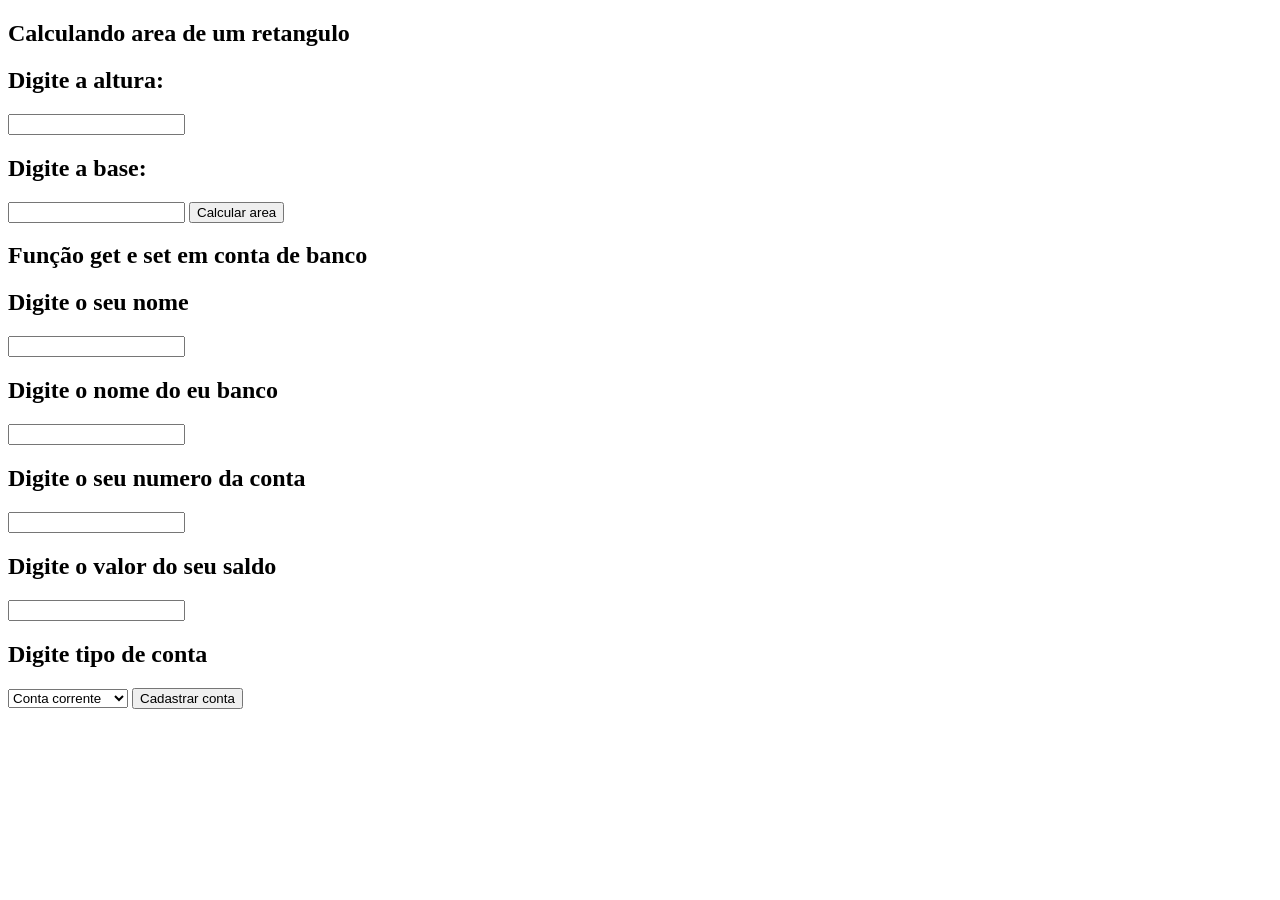
<file: Atividade 12/index.html>
<!DOCTYPE html>
<html lang="pt-br">

<head>
    <meta charset="UTF-8">
    <meta name="viewport" content="width=device-width, initial-scale=1.0">
    <title>Objetos</title>
</head>

<body>
    <script src="funcBanco.js"></script>
    <script src="funcRetangulo.js"></script>
    <section class="calcAreaRet">
        <h1>Calculando area de um retangulo</h1>
        <h2>Digite a altura:</h2>
        <input type="text" id="elBase">
        <h2>Digite a base:</h2>
        <input type="text" id="elBase">
        <button onclick="execCalculo()">Calcular area</button>
        <h3 id="outDados"></h3>
    </section>
    <section class="funcaoBanco">
        <h1>Função get e set em conta de banco</h1>
        <h2>Digite o seu nome</h2>
        <input type="text" id="entNome">
        <h2>Digite o nome do eu banco</h2>
        <input type="text" id="entBanco">
        <h2>Digite o seu numero da conta</h2>
        <input type="text" id="entNumero">
        <h2>Digite o valor do seu saldo</h2>
        <input type="text" id="entSaldo">
        <h2>Digite tipo de conta</h2>
        <select id="elTipoConta">
            <option value="corrente">Conta corrente</option>
            <option value="poupanca">Conta poupança</option>
        </select>
        <button onclick="cadastroBanco()">Cadastrar conta</button>
        <h3 id="outText"></h3>
    </section>
</body>

</html>
</file>
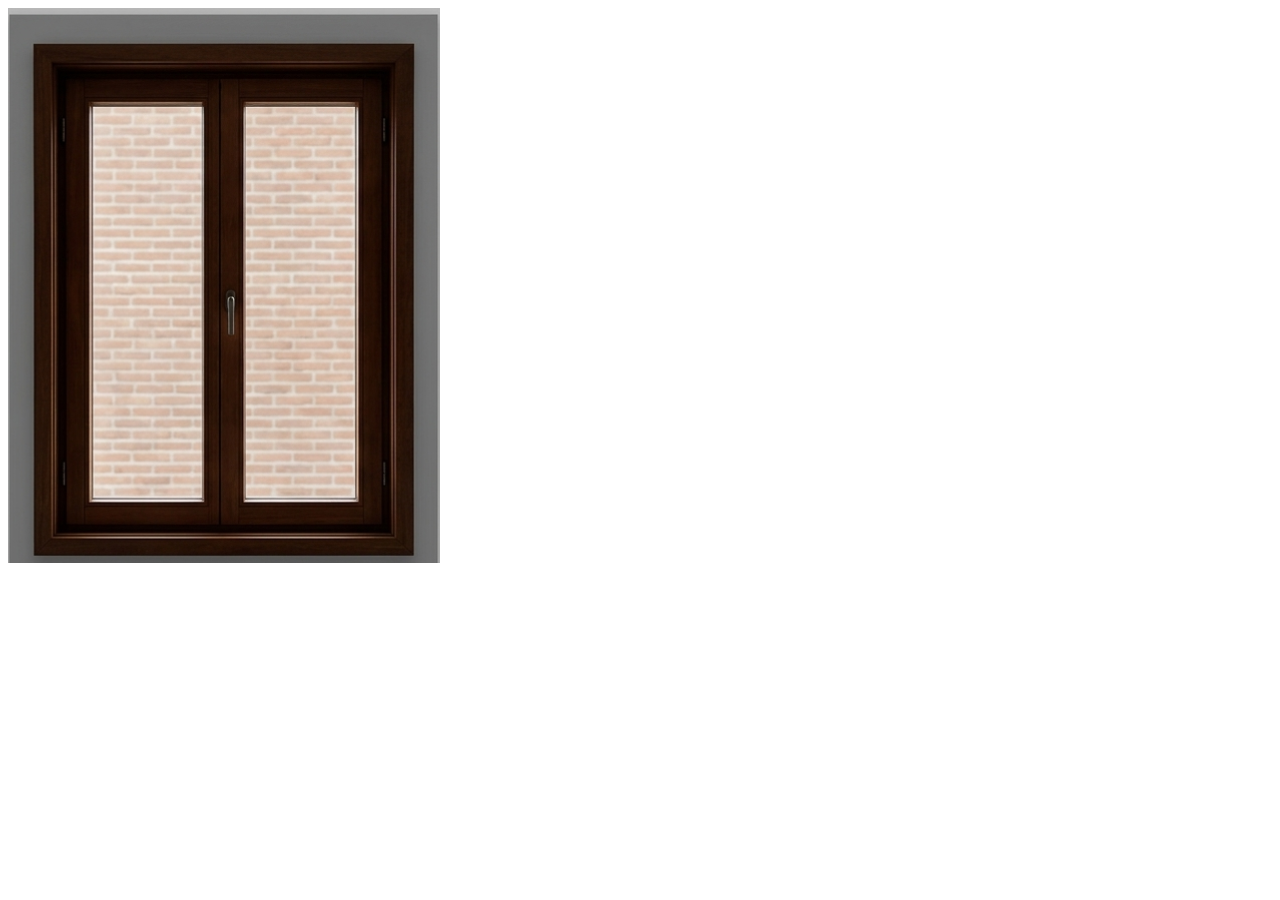
<file: Atividade 13/index.html>
<!DOCTYPE html>
<html lang="pt-br">

<head>
    <meta charset="UTF-8">
    <meta name="viewport" content="width=device-width, initial-scale=1.0">
    <title>Abra a janela</title>
</head>

<body>
    <img src="./images/janela fechada.PNG" id="janela" onmouseover="funcJanela()" onclick="funcJanela()"
        onmouseout="funcJanela()">
    <label for="estado">
        <h1 id="estado"></h1>
    </label>
</body>
<script src="janela.js"></script>

</html>
</file>
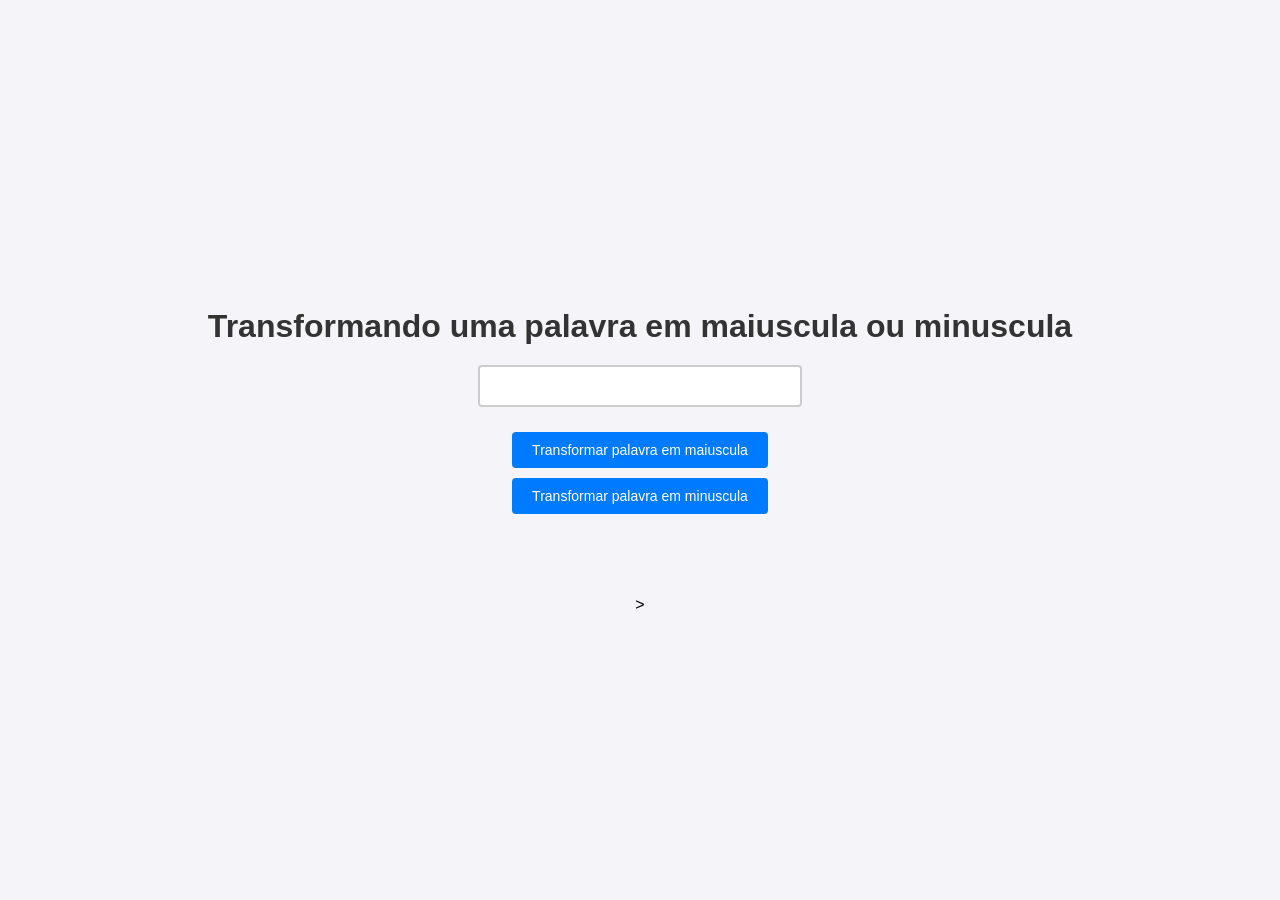
<file: Atividade 14/index.html>
<!DOCTYPE html>
<html lang="pt-br">

<head>
    <meta charset="UTF-8">
    <meta name="viewport" content="width=device-width, initial-scale=1.0">
    <title>Exercicio 14</title>
    <link rel="stylesheet" href="Exe14.css">
</head>

<body>
    <script src="Ex14.js"></script>
    <h1>Transformando uma palavra em maiuscula ou minuscula</h1>
    <input text="palavra" id="palavra">
    <button onclick="convertMai()">Transformar palavra em maiuscula</button>
    <button onclick="convertMin()">Transformar palavra em minuscula</button>
    <h3 id="outTxt"></h3>
</body>

</html>>
</file>
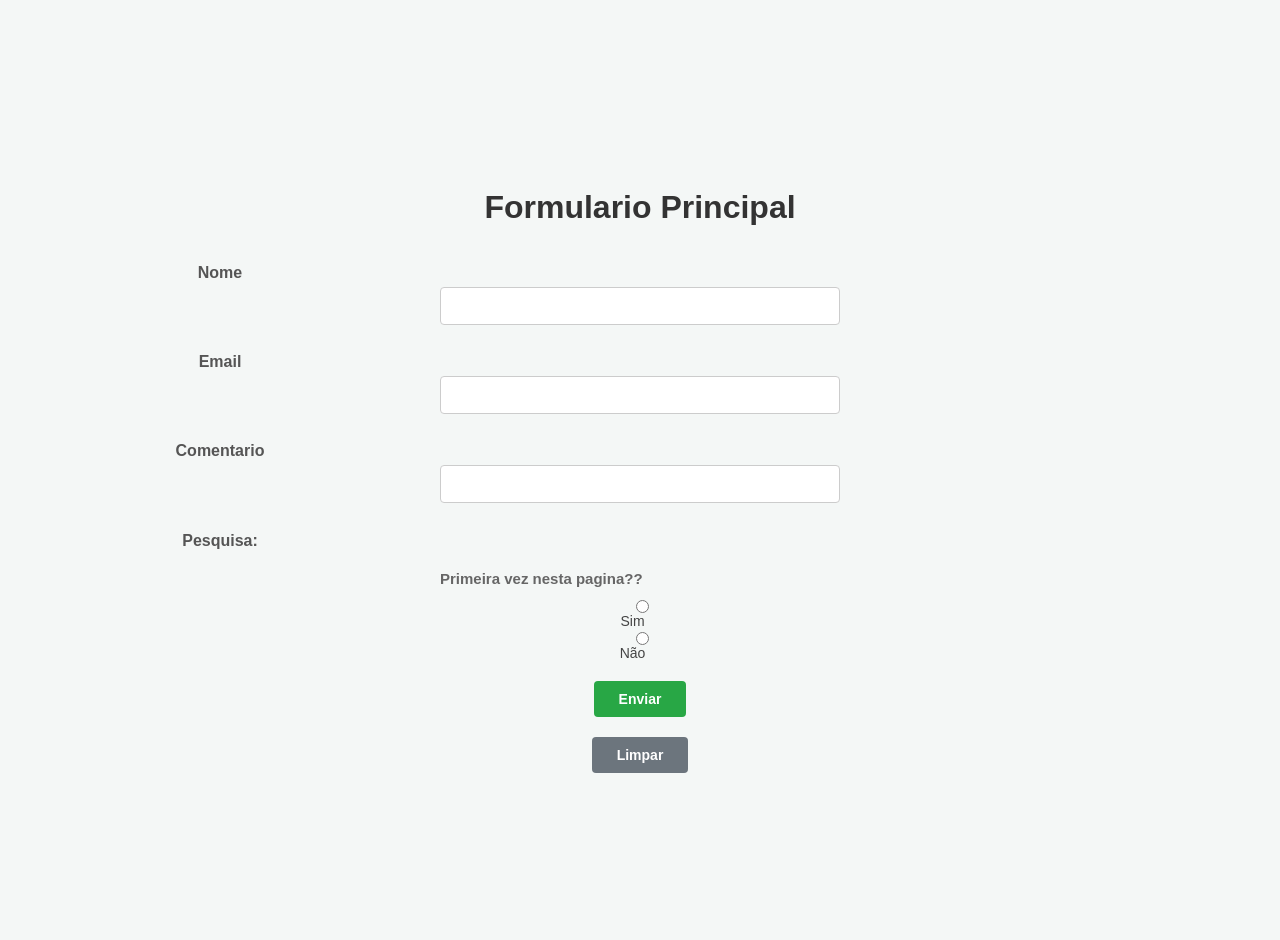
<file: Atividade 15/index.html>
<!DOCTYPE html>
<html lang="pt-br">

<head>
    <meta charset="UTF-8">
    <meta name="viewport" content="width=device-width, initial-scale=1.0">
    <title>Formulario</title>
    <script src="Ex15.js"></script>
    <link rel="stylesheet" href="Exe15.css">
</head>

<body>
    <h1>Formulario Principal</h1>
    <h2>Nome</h2>
    <input type="text" id="nome">
    <h2>Email</h2>
    <input type="text" id="email">
    <h2>Comentario</h2>
    <input type="text" id="comentario">
    <h2>Pesquisa:</h2>
    <h3>Primeira vez nesta pagina??</h3>
    <input type="radio" id="pesquisaSim"><label>Sim</label>
    <input type="radio" id="pesquisaNao"><label>Não</label>
    <button onclick="testeText()">Enviar</button>
    <button onclick="limparText()">Limpar</button>
</body>

</html>
</file>
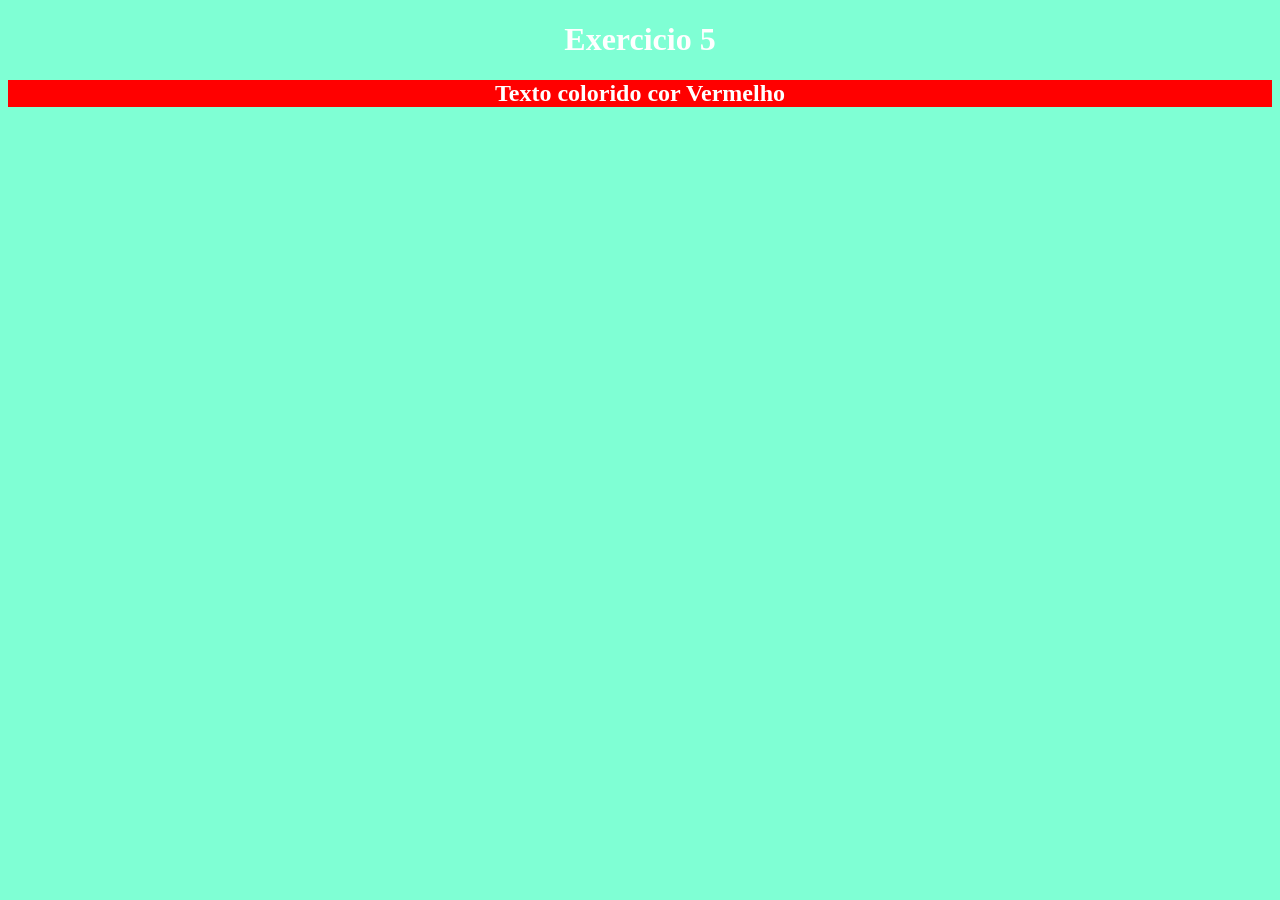
<file: Atividade 5/index.html>
<!DOCTYPE html>
<html lang="pt-br">

<head>
    <meta charset="UTF-8">
    <title>Document</title>
    <link rel="stylesheet" href="EX5Git.css">
</head>

<body>
    <header class="topo">
        <h1>Exercicio 5</h1>
    </header>
    <main>
        <section class="Quadro">
            <div id="media-q">
                <h2>Texto colorido</h2>
            </div>
        </section>
    </main>
</body>

</html>
</file>
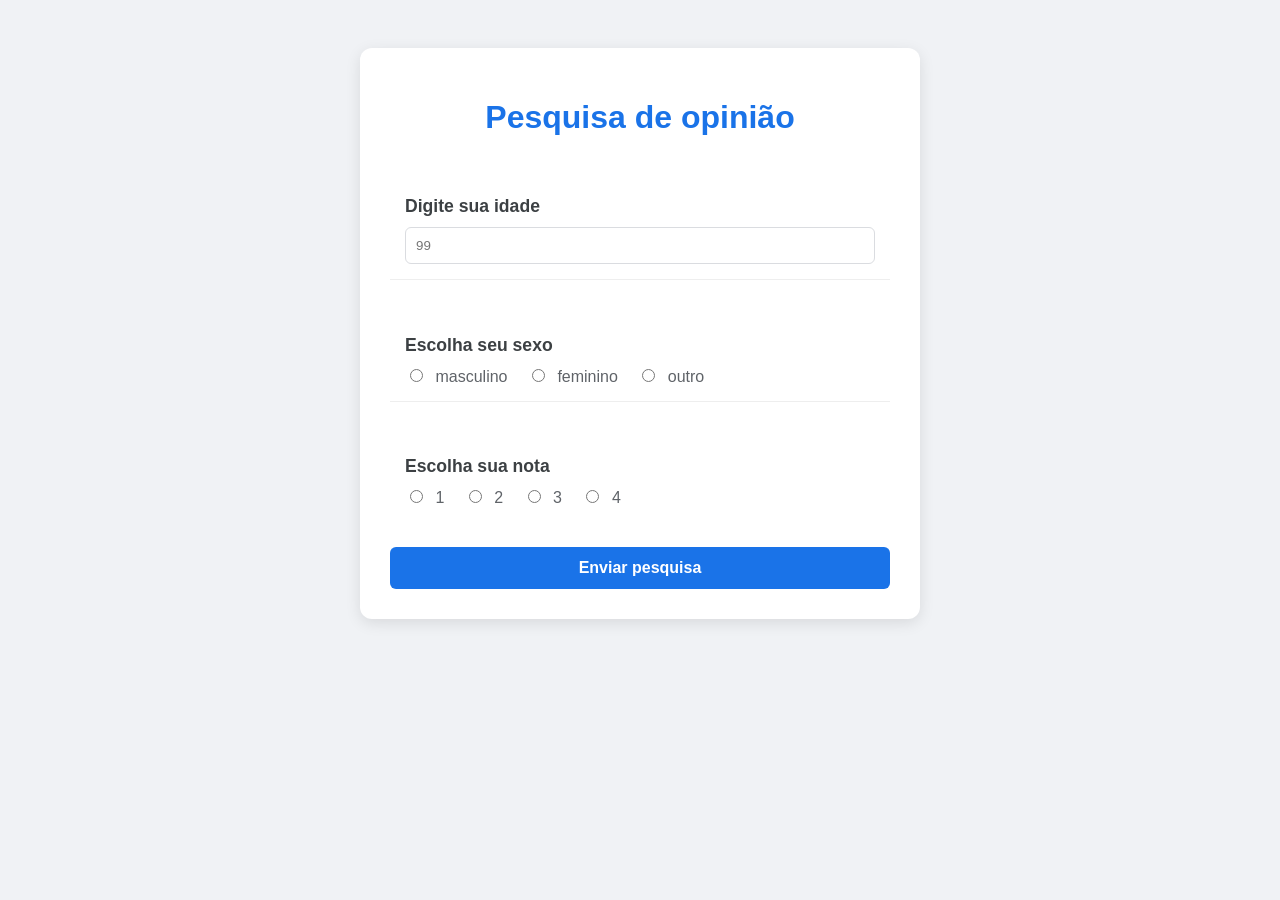
<file: Atividade 8/index.html>
<!DOCTYPE html>
<html lang="pt-br">

<head>
    <meta charset="UTF-8">
    <meta name="viewport" content="width=device-width, initial-scale=1.0">
    <link rel="stylesheet" href="layout.css">
    <title>Atividade 8</title>
</head>

<body>
    <header class="PesquisaOpiniao">
        <h1>Pesquisa de opinião</h1>
        <form>
            <section class="idadesec">
                <h2>Digite sua idade</h2>
                <input type="number" id="idade" name="idade" placeholder="99">
            </section>

            <section class="sexos">
                <h2>Escolha seu sexo</h2>
                <input type="radio" id="masc" name="sexo" value="m">
                <label for="masc">masculino</label>

                <input type="radio" id="fem" name="sexo" value="f">
                <label for="fem">feminino</label>

                <input type="radio" id="other" name="sexo" value="o">
                <label for="other">outro</label>
            </section>

            <section class="notaS">
                <h2>Escolha sua nota</h2>

                <input type="radio" id="um" name="nota" value="1">
                <label for="um">1</label>

                <input type="radio" id="dois" name="nota" value="2">
                <label for="dois">2</label>

                <input type="radio" id="tres" name="nota" value="3">
                <label for="tres">3</label>

                <input type="radio" id="quatro" name="nota" value="4">
                <label for="quatro">4</label>
            </section>

            <button onClick="receberPesquisa(event)">Enviar pesquisa</button>
        </form>

        <script src="calc.js"></script>
    </header>
</body>

</html>
</file>
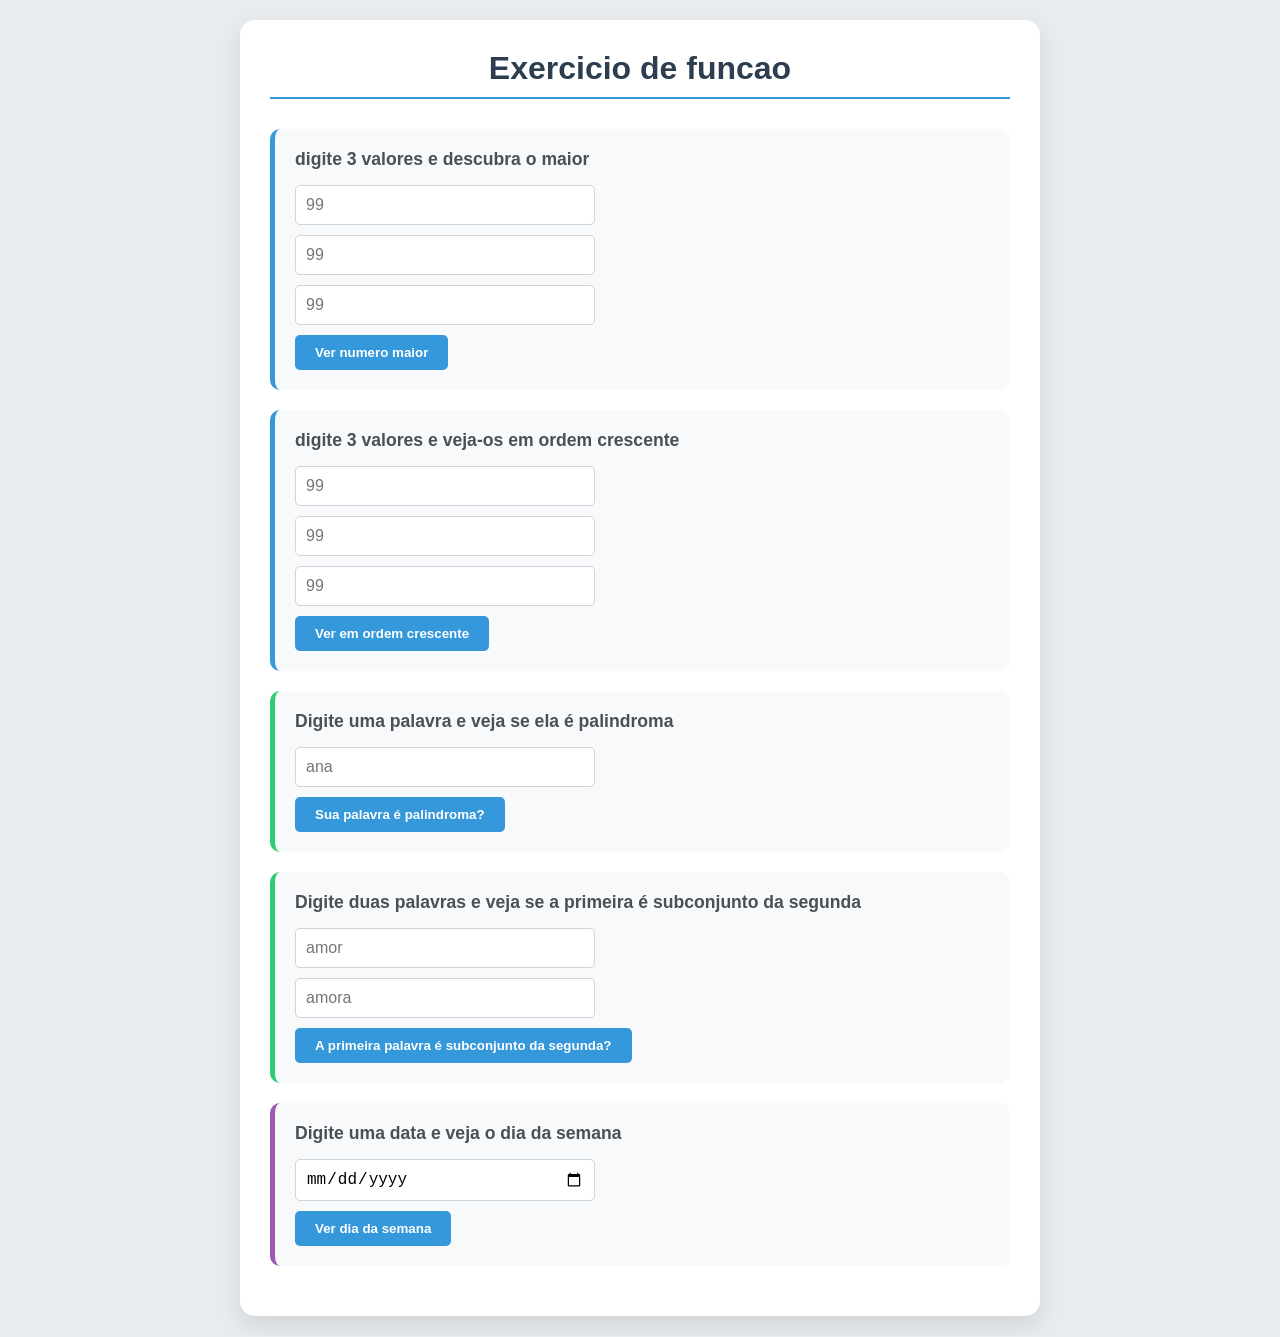
<file: Atividade 9/index.html>
<!DOCTYPE html>
<html lang="pt-br">

<head>
    <meta charset="UTF-8">
    <meta name="viewport" content="width=device-width, initial-scale=1.0">
    <link rel="stylesheet" href="style.css">
    <title>Atividade 8</title>
</head>

<body>
    <header class="Exercicio de funcao">
        <h1>Exercicio de funcao</h1>
        <form>
            <section class="funcao1">
                <h2>digite 3 valores e descubra o maior</h2>
                <input type="number" id="num1" name="num1" placeholder="99">
                <input type="number" id="num2" name="num2" placeholder="99">
                <input type="number" id="num3" name="num3" placeholder="99">

                <button onClick="verMaiorNumero(event)">Ver numero maior</button>
            </section>

            <section class="funcao1">
                <h2>digite 3 valores e veja-os em ordem crescente</h2>
                <input type="number" id="num4" name="num4" placeholder="99">
                <input type="number" id="num5" name="num5" placeholder="99">
                <input type="number" id="num6" name="num6" placeholder="99">

                <button onClick="verOdemCrescente(event)">Ver em ordem crescente</button>
            </section>

            <section class="funcao2">
                <h2>Digite uma palavra e veja se ela é palindroma</h2>
                <input type="text" id="palavPalin" name="palavPalin" placeholder="ana">

                <button onClick="verPalindromo(event)">Sua palavra é palindroma?</button>
            </section>

            <section class="funcao2">
                <h2>Digite duas palavras e veja se a primeira é subconjunto da segunda</h2>
                <input type="text" id="palav1" name="palav1" placeholder="amor">
                <input type="text" id="palav2" name="palav2" placeholder="amora">

                <button onClick="palavraSubConj(event)">A primeira palavra é subconjunto da segunda?</button>
            </section>

            <section class="funcao3">
                <h2>Digite uma data e veja o dia da semana</h2>
                <input type="date" id="data" name="data">

                <button onClick="verDiaSemana(event)">Ver dia da semana</button>
            </section>
        </form>

        <script src="calc.js"></script>
    </header>
</body>

</html>
</file>
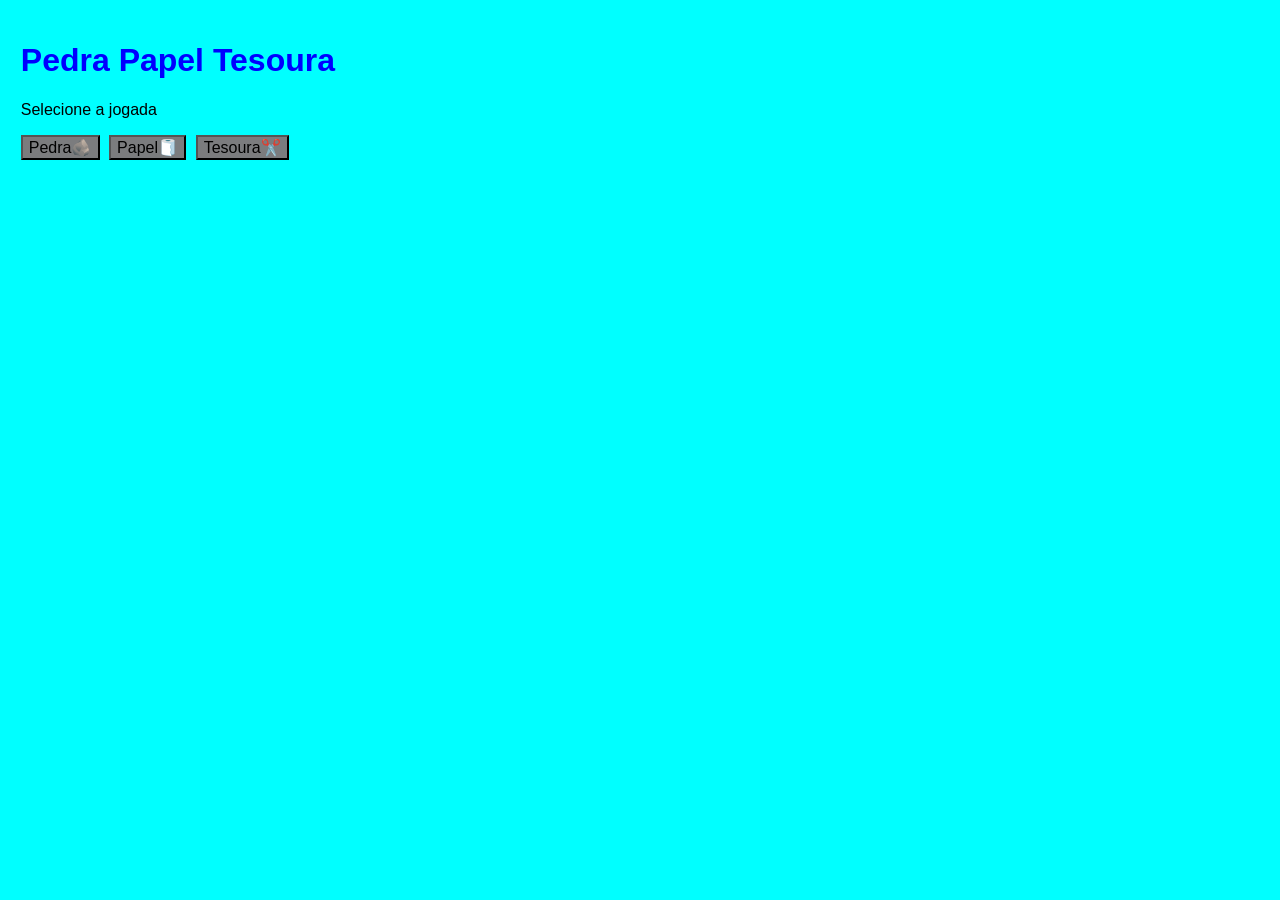
<file: Atividade 7/atividade7.html>
<!DOCTYPE html>
<html lang="pt-br">

<head>
    <meta charset="UTF-8">
    <meta name="viewport" content="width=device-width, initial-scale=1.0">
    <title>Atividade 7</title>
    <script src="atividade7.js"></script>
    <link rel="stylesheet" href="atividade7.css">
</head>

<body>
    <h1>Pedra Papel Tesoura</h1>
    <p>Selecione a jogada</p>
    <div>
        <button onclick="jogar('pedra')">Pedra🪨</button>
        <button onclick="jogar('papel')">Papel🧻</button>
        <button onclick="jogar('tesoura')">Tesoura✂️</button>
    </div>
    <div id="resultado"></div>
    </div>
</body>

</html>
</file>
<file: Atividade 14/Exe14.css>
body {
    font-family: Arial, sans-serif;
    background-color: #f4f4f9;
    display: flex;
    flex-direction: column;
    align-items: center;
    justify-content: center;
    height: 100vh;
    margin: 0;
}

h1 {
    color: #333;
    margin-bottom: 20px;
}

input {
    padding: 10px;
    font-size: 16px;
    border: 2px solid #ccc;
    border-radius: 4px;
    width: 300px;
    margin-bottom: 20px;
    outline: none;
}

input:focus {
    border-color: #007bff;
}

button {
    padding: 10px 20px;
    font-size: 14px;
    color: white;
    background-color: #007bff;
    border: none;
    border-radius: 4px;
    cursor: pointer;
    margin: 5px;
    transition: background 0.3s;
}

button:hover {
    background-color: #0056b3;
}

h3 {
    margin-top: 25px;
    color: #28a745;
    font-size: 22px;
    min-height: 30px;
}
</file>
<file: Atividade 15/Exe15.css>
body {
    font-family: Arial, sans-serif;
    background-color: #f4f7f6;
    display: flex;
    flex-direction: column;
    align-items: center;
    justify-content: center;
    min-height: 100vh;
    margin: 0;
    padding: 20px;
}

h1 {
    align-items: center;
    justify-content: center;
    color: #333;
    margin-bottom: 25px;
}

h2 {
    display: flex;
    flex-direction: row;
    align-items: center;
    justify-content: center;
    font-size: 16px;
    color: #555;
    margin-bottom: 5px;
    align-self: flex-start;
    width: 100%;
    max-width: 400px;
}

h3 {
    font-size: 15px;
    color: #666;
    margin-top: 15px;
    margin-bottom: 10px;
    width: 100%;
    max-width: 400px;
}

input[type="text"],
input[type="email"] {
    width: 100%;
    max-width: 400px;
    padding: 10px;
    margin-bottom: 15px;
    border: 1px solid #ccc;
    border-radius: 4px;
    font-size: 14px;
    box-sizing: border-box;
    outline: none;
}

input[type="text"]:focus,
input[type="email"]:focus {
    border-color: #007bff;
    box-shadow: 0 0 4px rgba(0, 123, 255, 0.2);
}

input[type="radio"] {
    display: flex;
    flex-direction: row;
    justify-items: center;
    margin-right: 5px;
    margin-left: 10px;
    cursor: pointer;
}

label {
    font-size: 14px;
    color: #444;
    cursor: pointer;
    margin-right: 15px;
}

button {
    padding: 10px 25px;
    font-size: 14px;
    font-weight: bold;
    border: none;
    border-radius: 4px;
    cursor: pointer;
    margin: 20px 5px 0 5px;
    transition: background 0.2s;
}


button:nth-of-type(1) {
    background-color: #28a745;
    color: white;
}

button:nth-of-type(1):hover {
    background-color: #218838;
}

/* Botão Limpar (Cinza) */
button:nth-of-type(2) {
    background-color: #6c757d;
    color: white;
}

button:nth-of-type(2):hover {
    background-color: #5a6268;
}
</file>
<file: Atividade 5/EX5Git.css>
body {
    background-color: aquamarine;
    color: white;
    gap: 20px;
    text-align: center;
}

@media screen and (max-width:420px) {
    #media-q {
        background-color: rgb(46, 80, 53);
    }

    h2::after {
        content: ' cor Escura';
    }
}

@media screen and (max-width:768px) and (min-width:421px) {
    #media-q {
        background-color: orangered;
    }

    h2::after {
        content: ' cor Laranja';
    }
}

@media screen and (max-width:1024px) and (min-width:769px) {
    #media-q {
        background-color: deeppink;
    }

    h2::after {
        content: ' cor Rosa';
    }
}

@media screen and (max-width:1366px) and (min-width:1025px) {
    #media-q {
        background-color: red;
    }

    h2::after {
        content: ' cor Vermelho';
    }
}

@media screen and (max-width:1920px) and (min-width:1367px) {
    #media-q {
        background-color: darkblue;
    }

    h2::after {
        content: ' cor Azul Escuro';
    }
}

@media screen and (min-width:1921px) {
    #media-q {
        background-color: green;
    }

    h2::after {
        content: ' cor Verde';
    }
}
</file>
<file: Atividade 8/layout.css>
body {
    font-family: 'Segoe UI', Tahoma, Geneva, Verdana, sans-serif;
    background-color: #f0f2f5;
    display: flex;
    justify-content: center;
    padding: 40px;
}

.PesquisaOpiniao {
    background-color: white;
    padding: 30px;
    border-radius: 12px;
    box-shadow: 0 4px 15px rgba(0, 0, 0, 0.1);
    max-width: 500px;
    width: 100%;
}

h1 {
    color: #1a73e8;
    text-align: center;
    margin-bottom: 30px;
}

h2 {
    font-size: 1.1rem;
    color: #3c4043;
    margin-bottom: 10px;
}


section {
    margin-bottom: 25px;
    padding: 15px;
    border-bottom: 1px solid #eee;
}

section:last-of-type {
    border-bottom: none;
}


#idade {
    width: 100%;
    padding: 10px;
    border: 1px solid #dadce0;
    border-radius: 6px;
    box-sizing: border-box;
}


input[type="radio"] {
    margin-right: 8px;
    cursor: pointer;
}

label {
    margin-right: 15px;
    color: #5f6368;
    cursor: pointer;
}

/* Estilo do Botão */
button {
    width: 100%;
    background-color: #1a73e8;
    color: white;
    padding: 12px;
    border: none;
    border-radius: 6px;
    font-size: 1rem;
    font-weight: bold;
    cursor: pointer;
    transition: background-color 0.3s;
}

button:hover {
    background-color: #1557b0;
}
</file>
<file: Atividade 9/style.css>
* {
    margin: 0;
    padding: 0;
    box-sizing: border-box;
}

body {
    font-family: 'Segoe UI', Roboto, Helvetica, Arial, sans-serif;
    background-color: #e9ecef;
    color: #333;
    display: flex;
    justify-content: center;
    padding: 20px;
}


header.Exercicio {
    background: white;
    width: 100%;
    max-width: 800px;
    padding: 30px;
    border-radius: 15px;
    box-shadow: 0 10px 25px rgba(0, 0, 0, 0.1);
}

h1 {
    text-align: center;
    color: #2c3e50;
    margin-bottom: 30px;
    border-bottom: 2px solid #3498db;
    padding-bottom: 10px;
}

section {
    margin-bottom: 20px;
    padding: 20px;
    border-radius: 10px;
    background-color: #f8f9fa;
    border-left: 5px solid #3498db;
    transition: transform 0.2s;
}

section:hover {
    transform: scale(1.01);
}

h2 {
    font-size: 1.1rem;
    margin-bottom: 15px;
    color: #495057;
}

input {
    display: block;
    width: 100%;
    max-width: 300px;
    padding: 10px;
    margin-bottom: 10px;
    border: 1px solid #ced4da;
    border-radius: 5px;
    font-size: 1rem;
}

input:focus {
    outline: none;
    border-color: #3498db;
    box-shadow: 0 0 5px rgba(52, 152, 219, 0.3);
}

button {
    background-color: #3498db;
    color: white;
    border: none;
    padding: 10px 20px;
    border-radius: 5px;
    cursor: pointer;
    font-weight: 600;
    transition: background 0.3s;
}

button:hover {
    background-color: #2980b9;
}


.funcao1 {
    border-left-color: #3498db;
}


.funcao2 {
    border-left-color: #2ecc71;
}

.funcao3 {
    border-left-color: #9b59b6;
}


@media (max-width: 600px) {
    header {
        padding: 15px;
    }

    input {
        max-width: 100%;
    }
}
</file>
<file: Atividade 7/atividade7.css>
body {
    font-family: 'Courier New', Courier, monospace;
    background-color: aqua;
    padding: 1%;
}

h1 {
    font-family: Arial, Helvetica, sans-serif;
    color: blue;
}

button:hover {
    background-color: rgb(83, 123, 168);
}

p {
    font-family: Arial, Helvetica, sans-serif;
}

button {
    background-color: rgb(123, 124, 126);
    font-family: Impact, Haettenschweiler, 'Arial Narrow Bold', sans-serif;
    font-size: medium;
}
</file>
